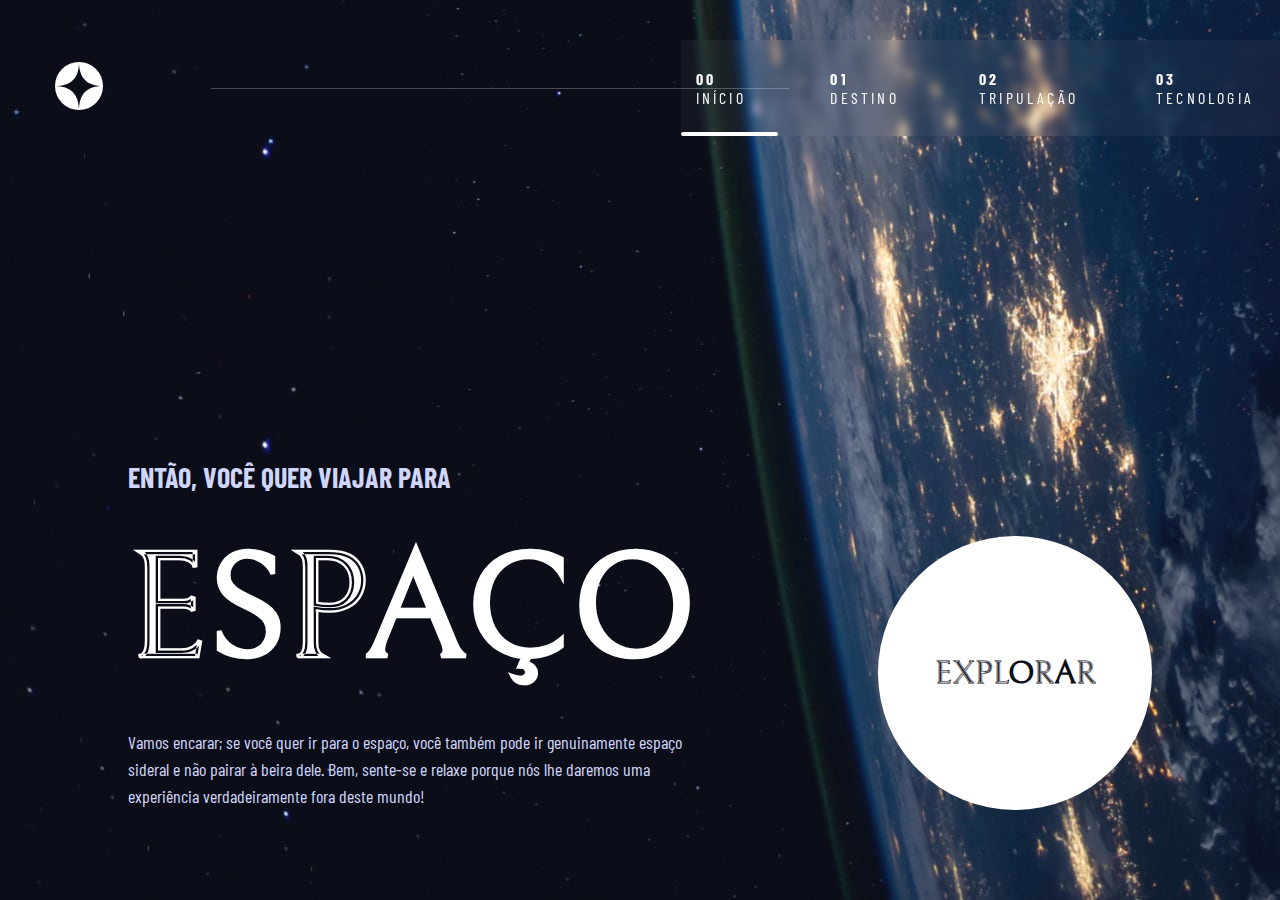
<file: index.html>
<!DOCTYPE html>
<html lang="pt-br">

<head>
    <meta charset="UTF-8">
    <meta http-equiv="X-UA-Compatible" content="IE=edge">
    <meta name="viewport" content="width=device-width, initial-scale=1.0">
    <link rel="shortcut icon" href="assets/images/logo.svg" type="image/x-icon">
    <!-- <link rel="stylesheet" href="/assets/styles/_reset.css">
    <link rel="stylesheet" href="/assets/styles/style.css"> -->
    <link rel="stylesheet" href="assets/styles/base.css">
    <link rel="stylesheet" href="assets/styles/inicio/fundo-inicio.css">
    <title>Turismo Espacial</title>
</head>

<body>
    <header class="cabecalho">
        <div class="cabecalho__logo">
            <img src="starter-code/assets/shared/logo.svg" alt="Logo Turismo Espacial" class="cabecalho__imagem">
        </div>

        <div class="cabecalho__linha"></div>

        <nav class="menu">
            <ul class="menu__lista">
                <li class="menu__item"><a class="menu__link ativo" href="/index.html"><span
                            class="menu__contador">00</span>Início</a></li>
                <li class="menu__item"><a class="menu__link" href="/pages/destinos/index.html"><span
                            class="menu__contador">01</span>Destino</a></li>
                <li class="menu__item"><a class="menu__link" href="/pages/tripulacao/index.html"><span
                            class="menu__contador">02</span>Tripulação</a></li>
                <li class="menu__item"><a class="menu__link" href="#"><span
                            class="menu__contador">03</span>Tecnologia</a>
                </li>
            </ul>
        </nav>
    </header>

    <main class="fundo fundo-inicio">
        <section class="espaco">
            <div class="espaco__wrapper">
                <h2 class="espaco__subtitulo">Então, você quer viajar para</h2>
                <h1 class="espaco__titulo">Espaço</h1>
                <p class="espaco__descricao">Vamos encarar; se você quer ir para o espaço, você também pode ir
                    genuinamente espaço sideral e não pairar à beira dele. Bem, sente-se e relaxe porque nós lhe daremos
                    uma experiência verdadeiramente fora deste mundo!</p>
            </div>
        </section>

        <div class="circulo-explorar">
            <a class="circulo-explorar__link" href="/pages/destinos/index.html">
                <h2 class="circulo-explorar__titulo">Explorar</h2>
            </a>
        </div>
    </main>

    <script src="assets/js/main.js"></script>
</body>

</html>
</file>
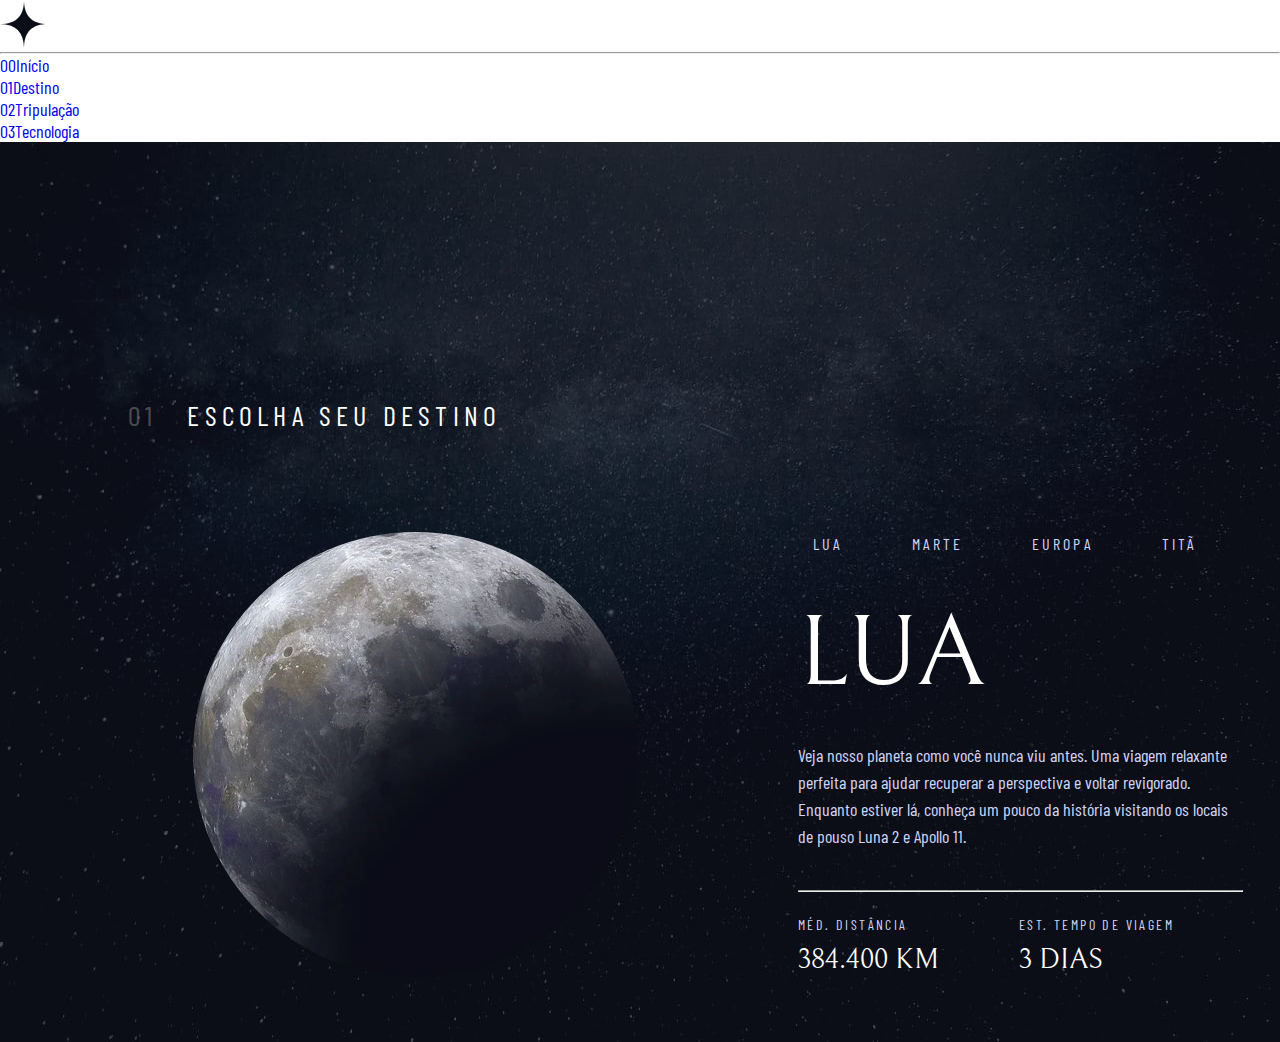
<file: pages/destinos/index.html>
<!DOCTYPE html>
<html lang="pt-br">

<head>
    <meta charset="UTF-8">
    <meta http-equiv="X-UA-Compatible" content="IE=edge">
    <meta name="viewport" content="width=device-width, initial-scale=1.0">
    <link rel="shortcut icon" href="/assets/images/logo.svg" type="image/x-icon">
    <link rel="stylesheet" href="/assets/styles/reset.css">
    <link rel="stylesheet" href="/assets/styles/style.css">
    <title>Destinos Turístico</title>
</head>

<body>
    <header>
        <div class="logo-container">
            <img src="/assets/images/logo.svg" alt="Logo Turismo Espacial">
        </div>
        <hr class="risk-header">
        <nav class="navbar-container">
            <ul class="navbar-wrapper">
                <li><a class="navbar-link" href="../../index.html"><span class="st-link">00</span>Início</a></li>
                <li><a class="navbar-link active" href="index.html"><span class="st-link">01</span>Destino</a></li>
                <li><a class="navbar-link" href="/pages/tripulacao/index.html"><span class="st-link">02</span>Tripulação</a></li>
                <li><a class="navbar-link" href="#"><span class="st-link">03</span>Tecnologia</a></li>
            </ul>
        </nav>
    </header>
    <main class="bg-destination">
        <section class="destination-section">
            <div class="destination-container">
                <h3><span>01</span>Escolha seu destino</h3>
                <div class="destination-wrapper">
                    <div class="destination-aside-img">
                        <img src="/assets/images/destination/image-moon.webp" alt="Lua">
                    </div>

                    <div class="destination-aside">
                        <nav class="nav-control-destination">
                            <ul class="nav-group-destination">
                                <li><a class="nav-link-destination active" data-nav="1" ref="#">Lua</a></li>
                                <li><a class="nav-link-destination" data-nav="2" href="#">Marte</a></li>
                                <li><a class="nav-link-destination" data-nav="3" href="#">Europa</a></li>
                                <li><a class="nav-link-destination" data-nav="4" href="#">Titã</a></li>
                            </ul>
                        </nav>

                        <ul class="destination-aside-items">
                            <li class="destination-aside-card box1">
                                <h2 class="destination-items-title">Lua</h2>
                                <div>
                                    <p class="destination-items-description">
                                        Veja nosso planeta como você nunca viu antes. Uma viagem relaxante perfeita para
                                        ajudar
                                        recuperar a perspectiva e voltar revigorado. Enquanto estiver lá, conheça um pouco
                                        da
                                        história visitando os locais de pouso Luna 2 e Apollo 11.
                                    </p>
                                </div>
                                <hr class="risk-header">
                                <div class="destination-info-container">
                                    <div class="destination-info-wrapper">
                                        <div class="destination-info-items">
                                            <span>Méd. distância</span>
                                            <p>384.400 KM</p>
                                        </div>
                                    </div>
                                    <div class="destination-info-wrapper">
                                        <div class="destination-info-items">
                                            <span>Est. tempo de viagem</span>
                                            <p>3 dias</p>
                                        </div>
                                    </div>
                                </div>
                            </li>

                            <li class="destination-aside-card box2">
                                <h2 class="destination-items-title">Marte</h2>
                                <p class="destination-items-description">
                                    Não se esqueça de levar suas botas de caminhada. Você precisará deles para enfrentar
                                    o Monte Olimpo, a montanha planetária mais alta do nosso sistema solar. São duas
                                    vezes e meia do tamanho do Everest!
                                </p>
                                <hr class="risk-header">
                                <div class="destination-info-container">
                                    <div class="destination-info-wrapper">
                                        <div class="destination-info-items">
                                            <span>Méd. distância</span>
                                            <p>225 MIL. KM</p>
                                        </div>
                                    </div>
                                    <div class="destination-info-wrapper">
                                        <div class="destination-info-items">
                                            <span>Est. tempo de viagem</span>
                                            <p>9 meses</p>
                                        </div>
                                    </div>
                                </div>
                            </li>

                            <li class="destination-aside-card box3">
                                <h2 class="destination-items-title">Europa</h2>
                                <p class="destination-items-description">
                                    A menor das quatro luas galileanas que orbitam Júpiter, Europa é uma
                                    o sonho do amante de inverno. Com uma superfície gelada, é perfeito para um pouco de
                                    patinação no gelo, curling, hóquei ou simples relaxamento em seu confortável
                                    cabana invernal.
                                </p>
                                <hr class="risk-header">
                                <div class="destination-info-container">
                                    <div class="destination-info-wrapper">
                                        <div class="destination-info-items">
                                            <span>Méd. distância</span>
                                            <p>628 MIL. KM</p>
                                        </div>
                                    </div>
                                    <div class="destination-info-wrapper">
                                        <div class="destination-info-items">
                                            <span>Est. tempo de viagem</span>
                                            <p>3 anos</p>
                                        </div>
                                    </div>
                                </div>
                            </li>

                            <li class="destination-aside-card box4">
                                <h2 class="destination-items-title">Titã</h2>
                                <p class="destination-items-description">
                                    A única lua conhecida por ter uma atmosfera densa além da Terra, Titã
                                    é um lar longe de casa (apenas algumas centenas de graus mais frio!). Como um
                                    bônus, você obtém vistas impressionantes dos anéis de Saturno.
                                </p>
                                <hr class="risk-header">
                                <div class="destination-info-container">
                                    <div class="destination-info-wrapper">
                                        <div class="destination-info-items">
                                            <span>Méd. distância</span>
                                            <p>1.6 BIL. KM</p>
                                        </div>
                                    </div>
                                    <div class="destination-info-wrapper">
                                        <div class="destination-info-items">
                                            <span>Est. tempo de viagem</span>
                                            <p>7 anos</p>
                                        </div>
                                    </div>
                                </div>
                            </li>
                        </ul>

                    </div>
                </div>
            </div>
        </section>
    </main>

    <script src="/assets/js/main.js"></script>
</body>

</html>
</file>
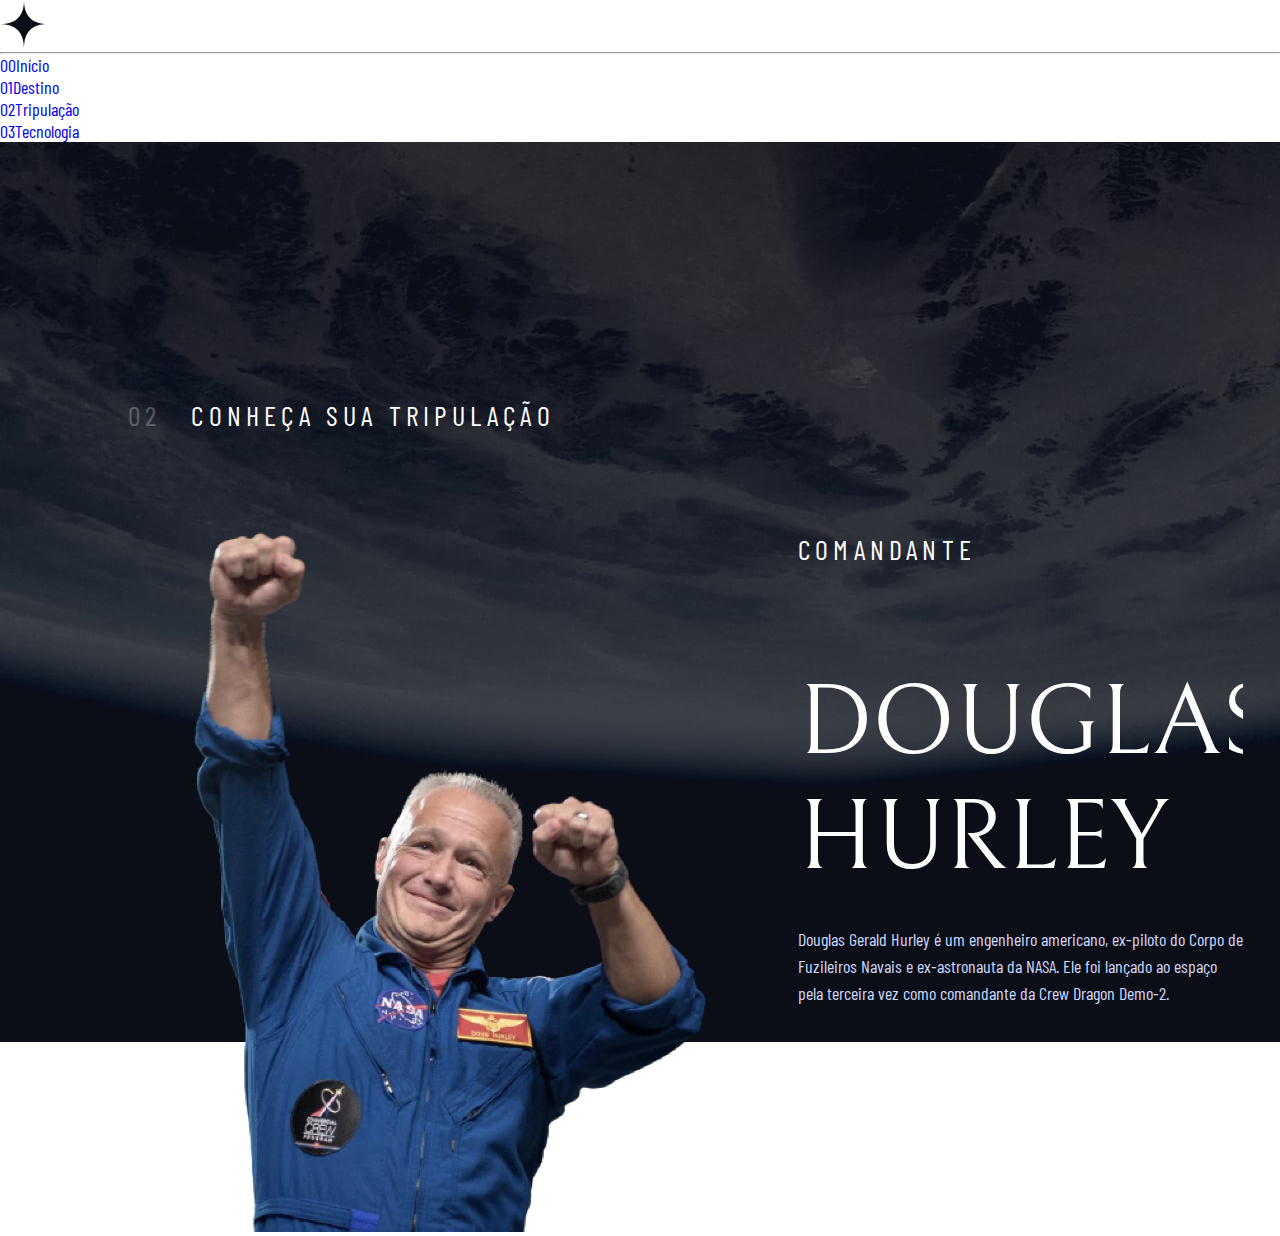
<file: pages/tripulacao/index.html>
<!DOCTYPE html>
<html lang="pt-br">

<head>
    <meta charset="UTF-8">
    <meta http-equiv="X-UA-Compatible" content="IE=edge">
    <meta name="viewport" content="width=device-width, initial-scale=1.0">
    <link rel="shortcut icon" href="/assets/images/logo.svg" type="image/x-icon">
    <link rel="stylesheet" href="/assets/styles/reset.css">
    <link rel="stylesheet" href="/assets/styles/style.css">
    <title>Destinos Turístico</title>
</head>

<body>
    <header>
        <div class="logo-container">
            <img src="/assets/images/logo.svg" alt="Logo Turismo Espacial">
        </div>
        <hr class="risk-header">
        <nav class="navbar-container">
            <ul class="navbar-wrapper">
                <li><a class="navbar-link" href="../../index.html"><span class="st-link">00</span>Início</a></li>
                <li><a class="navbar-link" href="/pages/destinos/index.html"><span class="st-link">01</span>Destino</a>
                </li>
                <li><a class="navbar-link active" href="index.html"><span class="st-link">02</span>Tripulação</a></li>
                <li><a class="navbar-link" href="#"><span class="st-link">03</span>Tecnologia</a></li>
            </ul>
        </nav>
    </header>

    <main class="bg-crew">
        <section class="destination-section">
            <div class="destination-container">
                <h3><span>02</span>Conheça sua tripulação</h3>

                <div class="destination-wrapper">
                    <div>
                        <img src="/assets/images/crew/image-douglas-hurley.webp" alt="Douglas Hurley">
                    </div>

                    <div class="destination-aside">
                        <ul class="destination-aside-items">
                            <li class="destination-aside-card">
                                <h3>Comandante</h3>
                                <h2 class="destination-items-title">Douglas Hurley</h2>
                                <div>
                                    <p class="destination-items-description">
                                        Douglas Gerald Hurley é um engenheiro americano, ex-piloto do Corpo de
                                        Fuzileiros Navais e ex-astronauta da NASA. Ele foi lançado ao espaço pela
                                        terceira vez como comandante da Crew Dragon Demo-2.
                                    </p>
                                </div>
                            </li>
                        </ul>
                    </div>
                </div>
            </div>

        </section>
    </main>

    <script src="/assets/js/main.js"></script>
</body>

</html>
</file>
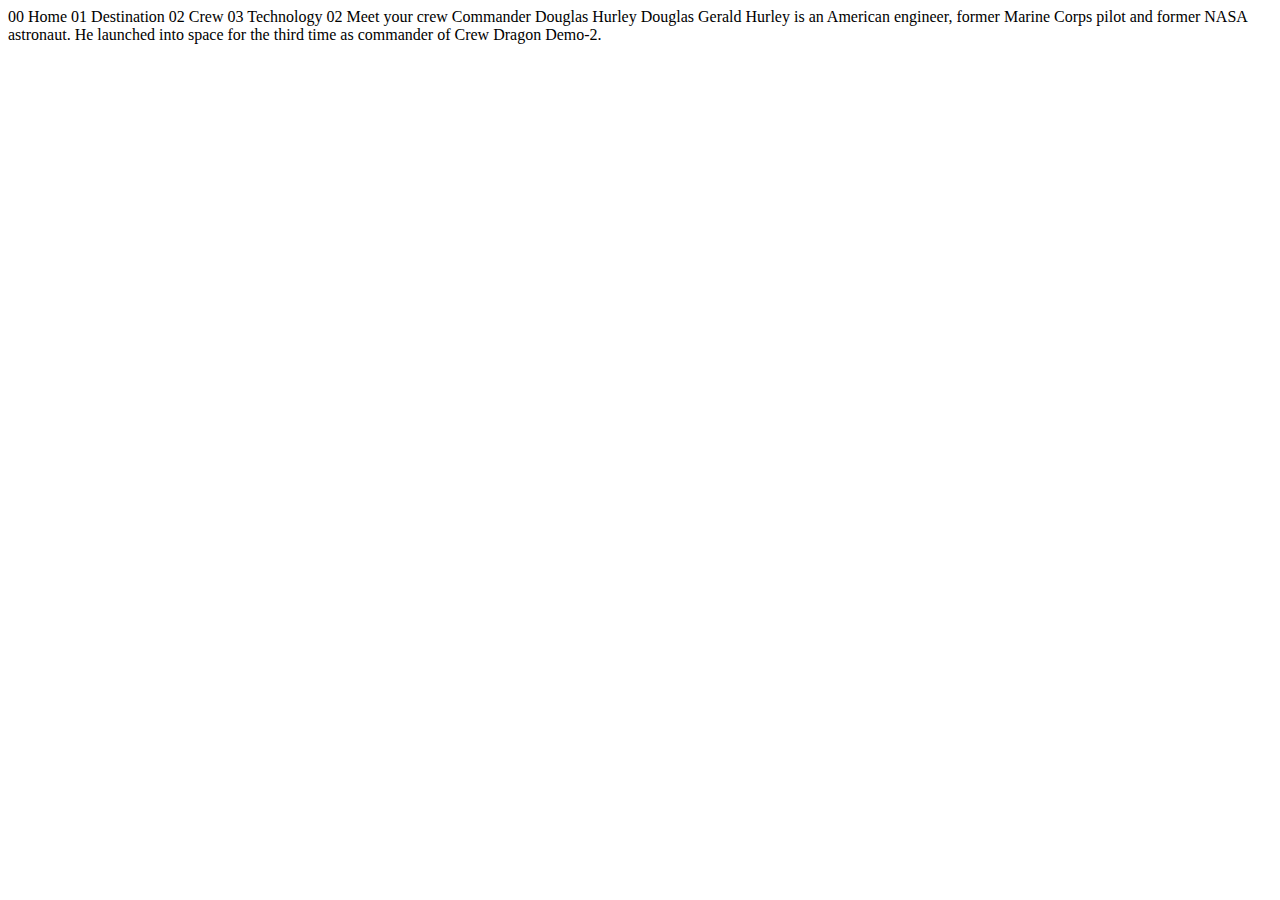
<file: starter-code/crew-commander.html>
<!DOCTYPE html>
<html lang="en">
<head>
  <meta charset="UTF-8">
  <meta name="viewport" content="width=device-width, initial-scale=1.0">

  <link rel="icon" type="image/png" sizes="32x32" href="./assets/favicon-32x32.png">
  
  <title>Frontend Mentor | Space tourism website</title>
</head>
<body>

  00 Home
  01 Destination
  02 Crew
  03 Technology

  02 Meet your crew

  Commander
  Douglas Hurley

  Douglas Gerald Hurley is an American engineer, former Marine Corps pilot 
  and former NASA astronaut. He launched into space for the third time as 
  commander of Crew Dragon Demo-2.
</body>
</html>
</file>
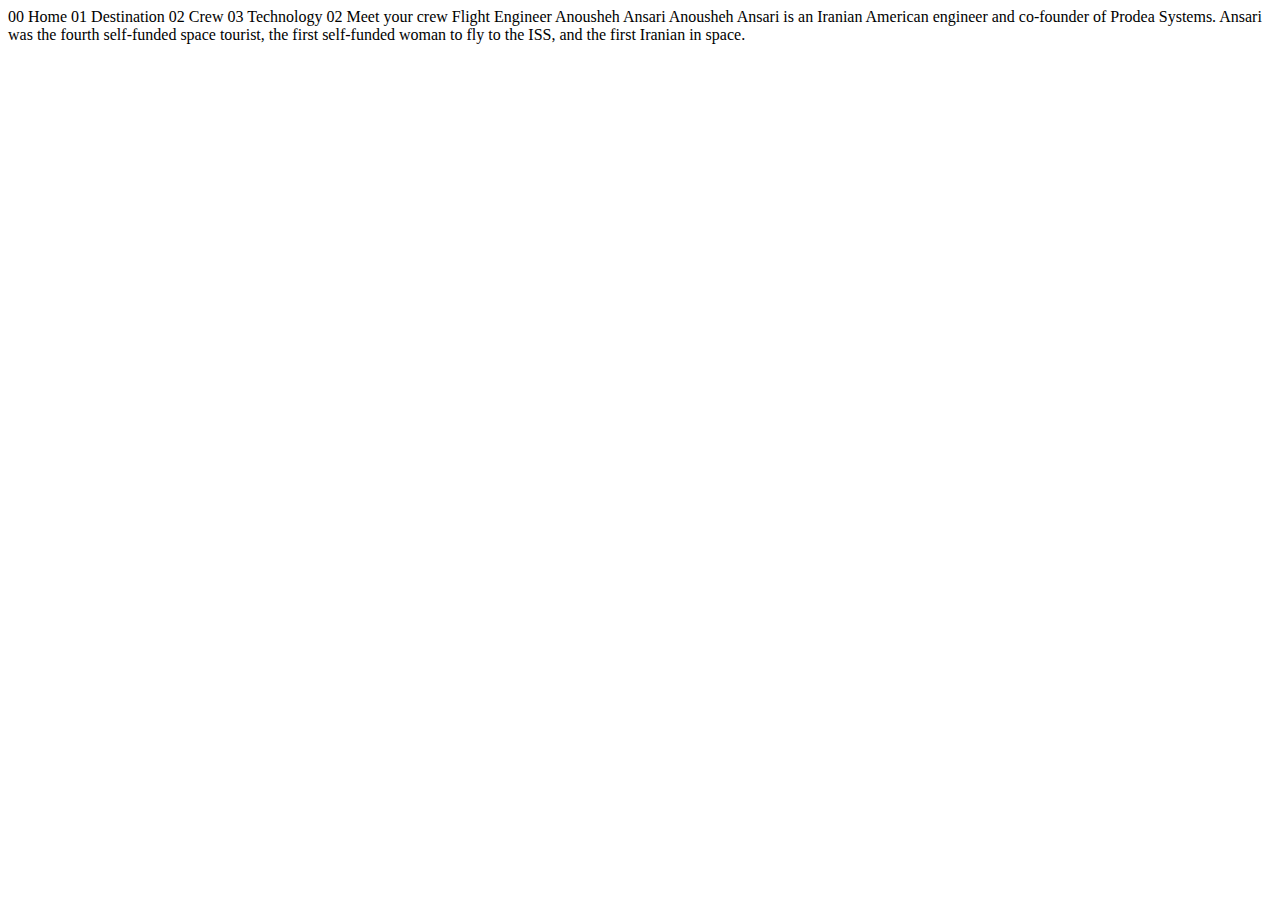
<file: starter-code/crew-engineer.html>
<!DOCTYPE html>
<html lang="en">
<head>
  <meta charset="UTF-8">
  <meta name="viewport" content="width=device-width, initial-scale=1.0">

  <link rel="icon" type="image/png" sizes="32x32" href="./assets/favicon-32x32.png">
  
  <title>Frontend Mentor | Space tourism website</title>
</head>
<body>

  00 Home
  01 Destination
  02 Crew
  03 Technology

  02 Meet your crew

  Flight Engineer
  Anousheh Ansari

  Anousheh Ansari is an Iranian American engineer and co-founder of Prodea Systems. 
  Ansari was the fourth self-funded space tourist, the first self-funded woman to 
  fly to the ISS, and the first Iranian in space. 
</body>
</html>
</file>
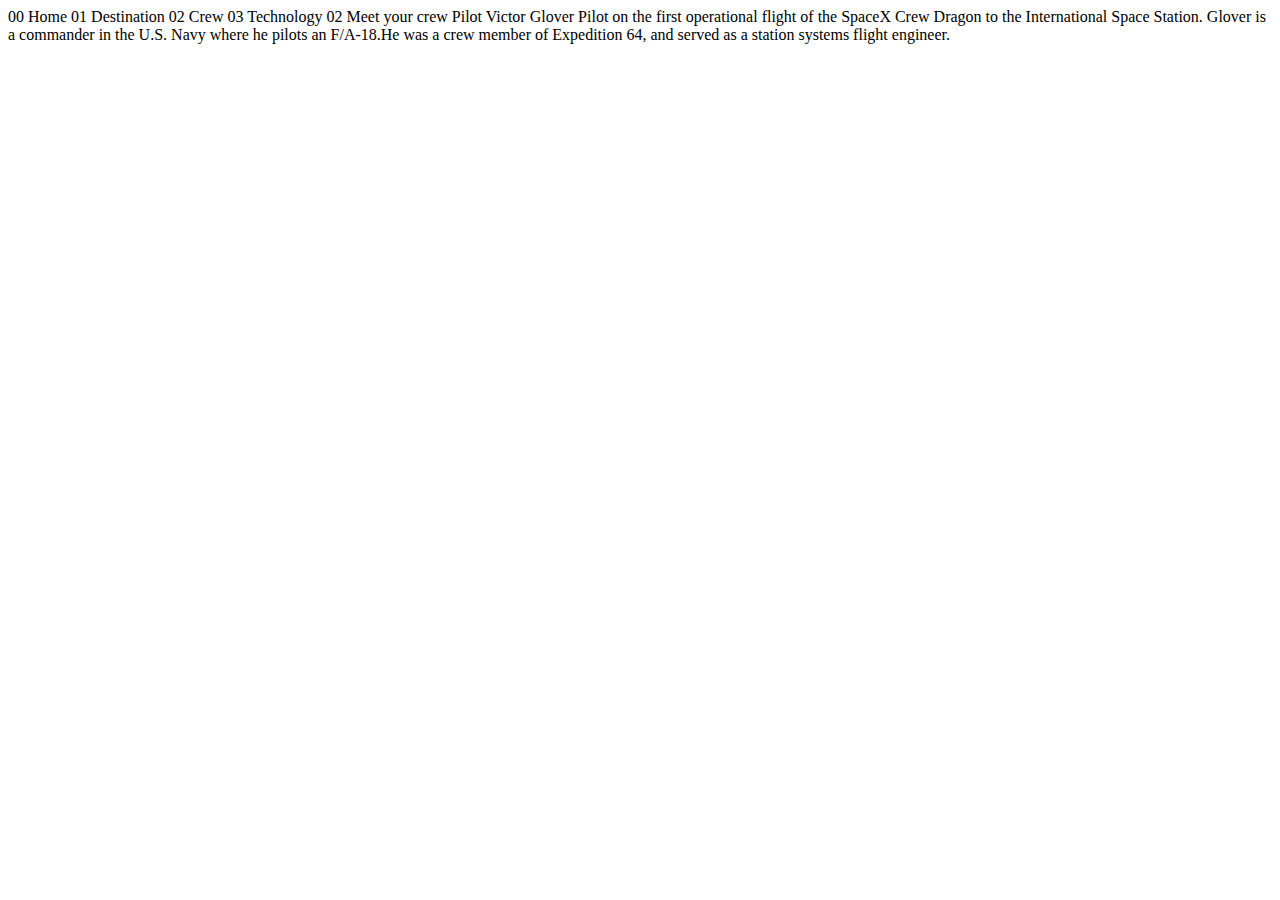
<file: starter-code/crew-pilot.html>
<!DOCTYPE html>
<html lang="en">
<head>
  <meta charset="UTF-8">
  <meta name="viewport" content="width=device-width, initial-scale=1.0">

  <link rel="icon" type="image/png" sizes="32x32" href="./assets/favicon-32x32.png">
  
  <title>Frontend Mentor | Space tourism website</title>
</head>
<body>

  00 Home
  01 Destination
  02 Crew
  03 Technology

  02 Meet your crew

  Pilot
  Victor Glover

  Pilot on the first operational flight of the SpaceX Crew Dragon to the 
  International Space Station. Glover is a commander in the U.S. Navy where 
  he pilots an F/A-18.He was a crew member of Expedition 64, and served as a 
  station systems flight engineer. 
</body>
</html>
</file>
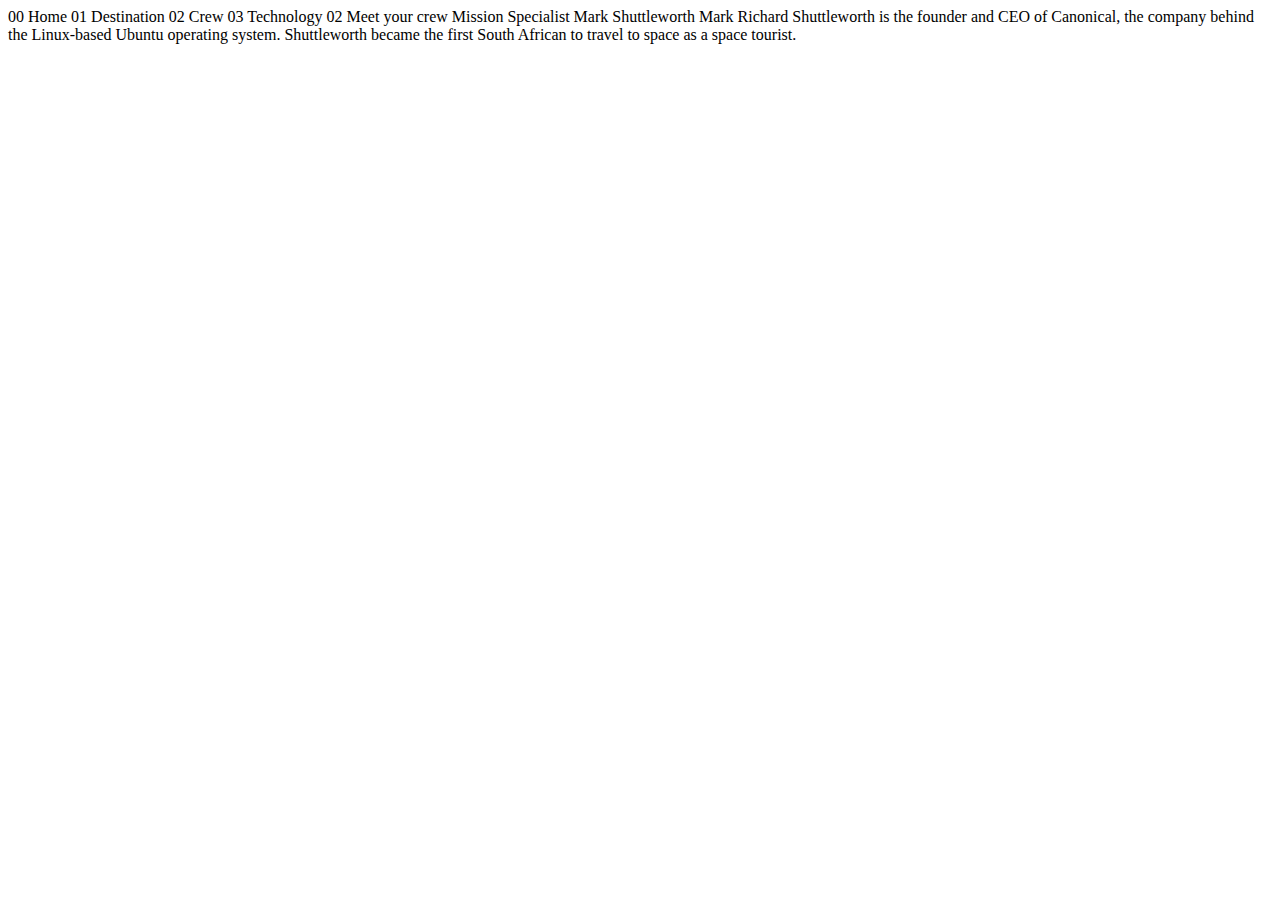
<file: starter-code/crew-specialist.html>
<!DOCTYPE html>
<html lang="en">
<head>
  <meta charset="UTF-8">
  <meta name="viewport" content="width=device-width, initial-scale=1.0">

  <link rel="icon" type="image/png" sizes="32x32" href="./assets/favicon-32x32.png">
  
  <title>Frontend Mentor | Space tourism website</title>
</head>
<body>

  00 Home
  01 Destination
  02 Crew
  03 Technology

  02 Meet your crew

  Mission Specialist
  Mark Shuttleworth

  Mark Richard Shuttleworth is the founder and CEO of Canonical, the company behind 
  the Linux-based Ubuntu operating system. Shuttleworth became the first South 
  African to travel to space as a space tourist.
</body>
</html>
</file>
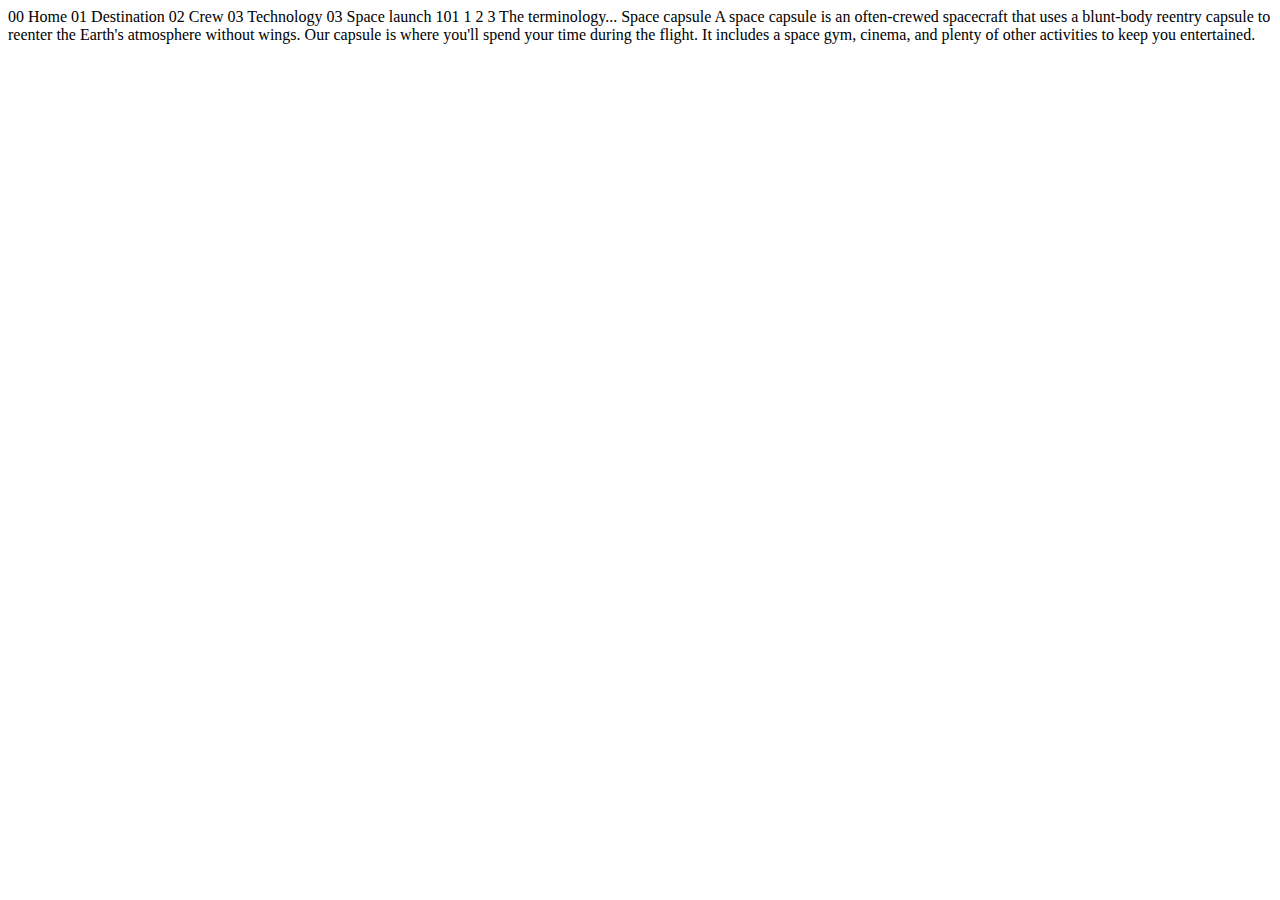
<file: starter-code/technology-capsule.html>
<!DOCTYPE html>
<html lang="en">
<head>
  <meta charset="UTF-8">
  <meta name="viewport" content="width=device-width, initial-scale=1.0">

  <link rel="icon" type="image/png" sizes="32x32" href="./assets/favicon-32x32.png">
  
  <title>Frontend Mentor | Space tourism website</title>
</head>
<body>

  00 Home
  01 Destination
  02 Crew
  03 Technology

  03 Space launch 101

  1
  2
  3

  The terminology...
  Space capsule

  A space capsule is an often-crewed spacecraft that uses a blunt-body reentry 
  capsule to reenter the Earth's atmosphere without wings. Our capsule is where 
  you'll spend your time during the flight. It includes a space gym, cinema, 
  and plenty of other activities to keep you entertained.
</body>
</html>
</file>
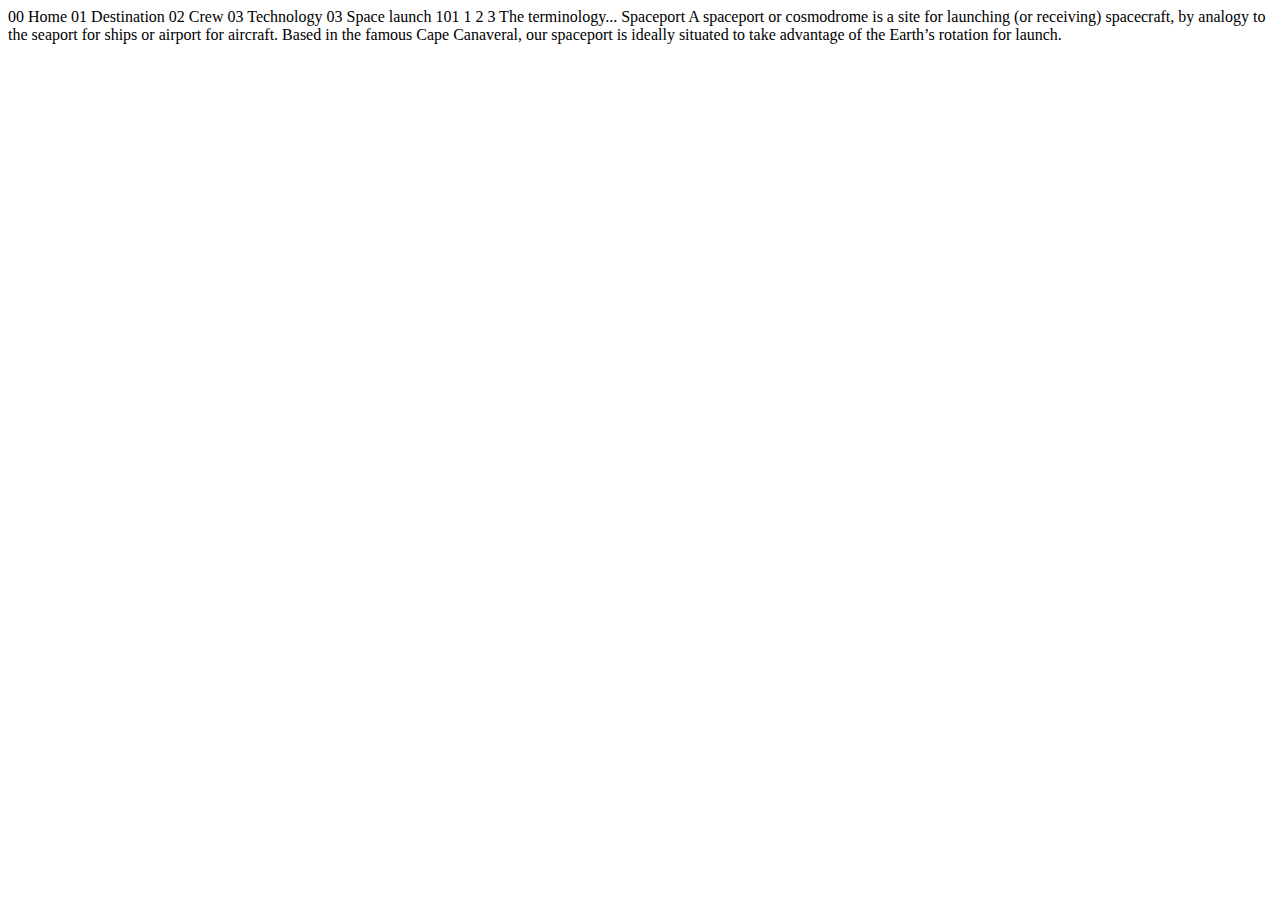
<file: starter-code/technology-spaceport.html>
<!DOCTYPE html>
<html lang="en">
<head>
  <meta charset="UTF-8">
  <meta name="viewport" content="width=device-width, initial-scale=1.0">

  <link rel="icon" type="image/png" sizes="32x32" href="./assets/favicon-32x32.png">
  
  <title>Frontend Mentor | Space tourism website</title>
</head>
<body>

  00 Home
  01 Destination
  02 Crew
  03 Technology

  03 Space launch 101

  1
  2
  3

  The terminology...
  Spaceport

  A spaceport or cosmodrome is a site for launching (or receiving) spacecraft, 
  by analogy to the seaport for ships or airport for aircraft. Based in the 
  famous Cape Canaveral, our spaceport is ideally situated to take advantage 
  of the Earth’s rotation for launch.
</body>
</html>
</file>
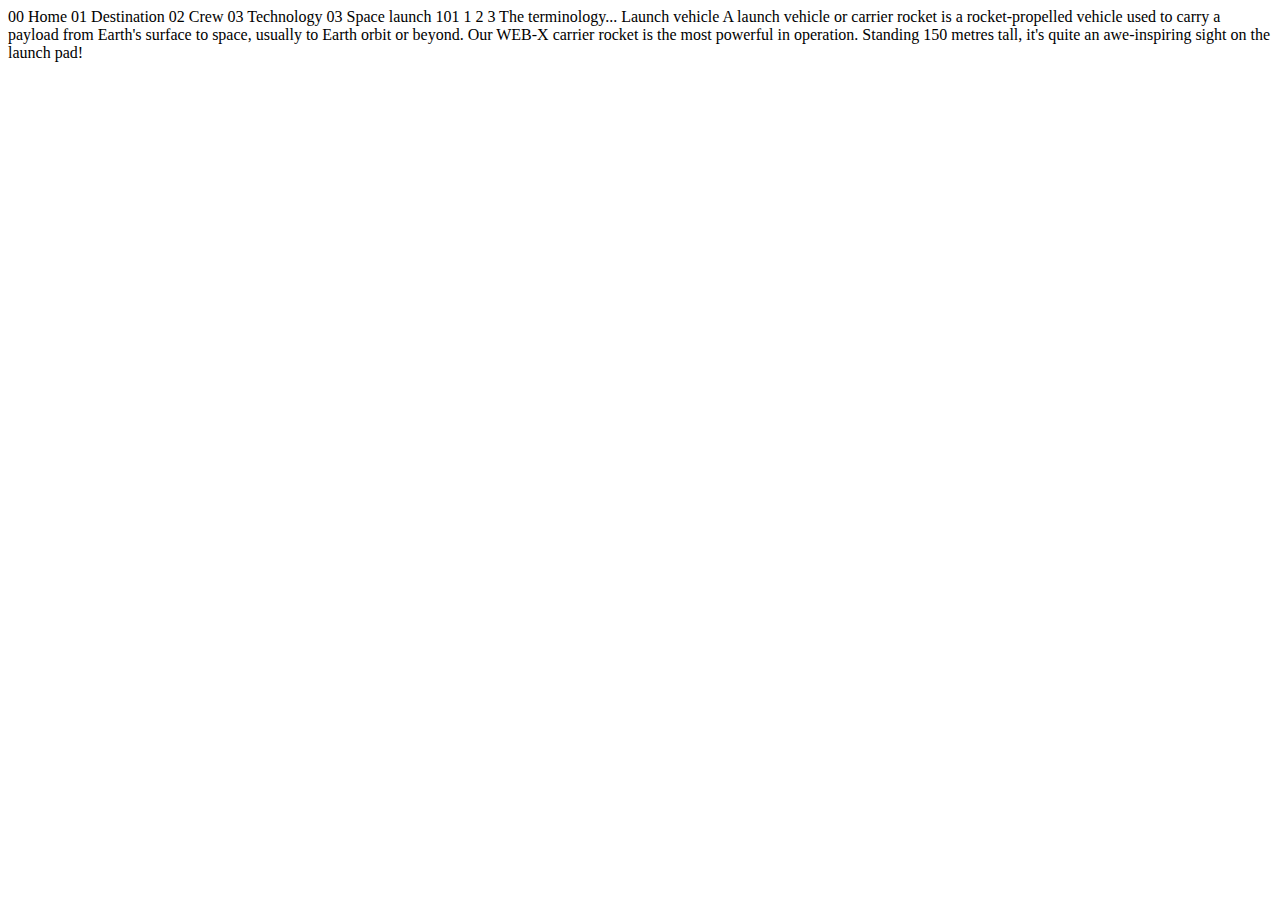
<file: starter-code/technology-vehicle.html>
<!DOCTYPE html>
<html lang="en">
<head>
  <meta charset="UTF-8">
  <meta name="viewport" content="width=device-width, initial-scale=1.0">

  <link rel="icon" type="image/png" sizes="32x32" href="./assets/favicon-32x32.png">
  
  <title>Frontend Mentor | Space tourism website</title>
</head>
<body>

  00 Home
  01 Destination
  02 Crew
  03 Technology

  03 Space launch 101

  1
  2
  3

  The terminology...
  Launch vehicle

  A launch vehicle or carrier rocket is a rocket-propelled vehicle used to carry a 
  payload from Earth's surface to space, usually to Earth orbit or beyond. Our 
  WEB-X carrier rocket is the most powerful in operation. Standing 150 metres tall, 
  it's quite an awe-inspiring sight on the launch pad!
</body>
</html>
</file>
<file: assets/styles/style.css>
@import url('https://fonts.googleapis.com/css2?family=Barlow+Condensed&family=Bellefair&display=swap');

:root {
    /* COLORS */
    --c-dark: #0B0D17;
    --c-blue-light: #D0D6F9;
    --c-white: #FFF;
    /* TYPOGRAPHY */
    --font-sz-1: 150px;
    --font-sz-2: 100px;
    --font-sz-3: 56px;
    --font-sz-4: 32px;
    --font-sz-5: 28px;
    --font-sz-6: 16px;
    --font-sz-7: 14px;
    --font-fm-bellefair: 'Bellefair';
    --font-fm-barlow: 'Barlow Condensed', sans-serif;
}

body {
    font-size: 18px;
    font-family: var(--font-fm-barlow);
    color: var(--c-white);
}

/* ANIMAÇÕES KEYFRAMES */
@keyframes planetGira {
	0% {
        transform: scale(1);
	}
    50% {
        transform: scale(1.03);
    }
    75% {
        transform: scale(1.1);
	}
    100% {
        transform: scale(1);
	} 
}

.menu {
    height: 100%;
    width: 830px;
    backdrop-filter: blur(4px);
    background-color: rgba(255, 255, 255, 0.04);
}

.menu__lista {
    display: flex;
    height: 100%;
    justify-content: center;
    gap: 37px;
}

.menu__item {
    display: inline-flex;
    align-items: center;
    position: relative;
    height: 100%;
}

/* TRAÇO EMBAIXO DO NAVEGAÇÃO */
.menu__lista .menu__link::after, .nav-group-destination a::after {
    content: '';
    display: flex;
    position: absolute;
    bottom: 0;
    width: 100%;
    height: 4px;
    border-radius: 6px;
    left: 0px;
    transition: all 300ms ease-out;
    transform: scale(0, 1);
    transform-origin: center;
    background-color: var(--c-white);
    opacity: 20%;
}

/* HOUVER PARA MOSTAR QUAL ABA ESTÁ PASSANDO O MOUSE */
.menu__link:hover::after, .nav-group-destination a:hover::after {
    transform: scale(1, 1);
}

/* DEIXA ATIVADO A ABA DE NAVEGAÇÃO */
.menu__link.ativo::after {
    transform: scale(1, 1);
    opacity: 1;
}

.menu__link, .nav-link-destination {
    font-size: var(--font-sz-6);
    font-family: var(--font-fm-barlow);
    letter-spacing: .2rem;
    text-transform: uppercase;
    color: var(--c-white);
    cursor: pointer;
    padding: 15px;
}

.nav-link-destination {
    color: var(--c-blue-light);
}

.menu__contador {
    display: inline-block;
    font-weight: bold;
    margin-right: 12px;
}

.fundo-inicio, .bg-destination, .bg-crew  {
    width: 100%;
    height: 100vh;
    background-image: url(/assets/images/home/background-home-desktop.jpg);
    background-position: center;
    background-repeat: no-repeat;
    background-size: cover;
}

.bg-destination {
    background-image: url(/assets/images/destination/background-destination-desktop.jpg);
}

.bg-crew {
    background-image: url(/assets/images/crew/background-crew-desktop.jpg);
}

/* Section Space */
.espaco {
    height: 350px;
    max-width: 580px;
    position: absolute;
    bottom: 10%;
    left: 10%;
}

.espaco__wrapper {
    display: flex;
    height: 100%;
    flex-direction: column;
    justify-content: space-between;
}

.espaco__titulo, .destination-items-title {
    font-size: var(--font-sz-1);
    font-family: var(--font-fm-bellefair);
    text-transform: uppercase;
}

.destination-items-title {
    font-size: var(--font-sz-2);
    margin: 30px 0;
}

.espaco__subtitulo {
    font-size: var(--font-sz-5);
    text-transform: uppercase;
    color: var(--c-blue-light);
}

.espaco__descricao, .destination-items-description {
    font-weight: normal;
    line-height: 1.5;
    word-wrap: break-word;
    color: var(--c-blue-light);
}


/* Circle Explore Home */
.circulo-explorar {
    display: flex;
    justify-content: center;
    align-items: center;
    position: absolute;
    bottom: 10%;
    right: 10%;
    width: 274px;
    height: 274px;
    border-radius: 50%;
    background-color: var(--c-white);
    cursor: pointer;
}

.circulo-explorar:active {
   box-shadow: 0px 0px 0px 60px rgba(255, 255, 255, 0.1);
   transition: all 0.15s;
}

.circulo-explorar__link {
    padding: 50px 30px;
}

.circulo-explorar__titulo {
    font-size: var(--font-sz-4);
    font-family: var(--font-fm-bellefair);
    color: var(--c-dark);
    text-transform: uppercase;
}

/* PAGE Destination */
.destination-container {
    width: 100%;
    height: 100%;
    padding: 20% 10% 0px;
}

.destination-container h3 {
    font-size: var(--font-sz-5);
    letter-spacing: 0.325rem;
    text-transform: uppercase;
    margin-bottom: 100px;
}

.destination-container h3 span {
    margin-right: 30px;
    opacity: 25%;
}

.destination-wrapper {
    display: grid;
    width: 100%;
    grid-template-columns: repeat(2, 445px);
    gap: 160px;
    padding-left: 65px;
}

.destination-aside-img img {
    display: block;
    width: 100%;
    height: auto;
    object-position: center;
    object-fit: cover;
    animation: planetGira 10s linear infinite;
}

.destination-aside {
    display: flex;
    flex-direction: column;
}

.nav-group-destination {
    display: inline-flex;
    height: 35px;
    gap: 38px;
}

.destination-aside-items {
    display: flex;
    flex-direction: row;
    width: 100%;
    height: 100%;   
    overflow: hidden;
    gap: 30px;
}

.destination-aside-items .risk-header {
    position: relative;
    width: 100%;
    margin: 40px 0 20px;
    left: 0px;
}


.destination-info-container {
    display: flex;
    gap: 80px;
}

.destination-info-items span {
    font-size: var(--font-sz-7);
    text-transform: uppercase;
    letter-spacing: .15rem;
    color: var(--c-blue-light);
}

.destination-info-items p {
    font-size: var(--font-sz-5);
    font-family: var(--font-fm-bellefair);
    text-transform: uppercase;
    margin-top: 10px;
    color: var(--c-white);
}

.destination-items-description {
    width: 445px;
}
</file>
<file: assets/styles/inicio/fundo-inicio.css>
/* LINKS CSS */
@import url(espaco/espaco.css);
@import url(circulo-explorar/circulo-explorar.css);


.fundo-inicio {
    background-image: url(/assets/images/home/background-home-desktop.jpg);
}
</file>
<file: assets/styles/base.css>
@import url(_reset.css);
@import url(_variaveis.css);

body {
    font-size: 18px;
    font-family: var(--f-family-barlow);
    color: var(--c-white);
}

/* NAVBAR HEADER */
.cabecalho {
    display: inline-flex;
    justify-content: space-between;
    align-items: center;
    position: fixed;
    top: 40px;
    width: 100%;
    height: 96px;
    /* margin-left: 55px; */
    padding-left: 55px;
}

.cabecalho__logo {
    position: relative;
}

.cabecalho__linha {
    width: 800px;
    height: 1px;
    position: relative;
    left: 108px;
    background-color: var(--c-white);
    opacity: 25.15%;
    z-index: 100;
}

.menu {
    height: 100%;
    width: 830px;
    backdrop-filter: blur(4px);
    background-color: rgba(255, 255, 255, 0.04);
}

.menu__lista {
    display: flex;
    height: 100%;
    justify-content: center;
    gap: 37px;
}

.menu__item {
    display: inline-flex;
    align-items: center;
    position: relative;
    height: 100%;
}

.menu__contador {
    display: inline-block;
    font-weight: bold;
    margin-right: 12px;
}

/* TRAÇO EMBAIXO DO NAVEGAÇÃO */
.menu__lista .menu__link::after {
    content: '';
    display: flex;
    position: absolute;
    bottom: 0;
    width: 100%;
    height: 4px;
    border-radius: 6px;
    left: 0px;
    transition: all 300ms ease-out;
    transform: scale(0, 1);
    transform-origin: center;
    background-color: var(--c-white);
    opacity: 20%;
}

/* HOUVER PARA MOSTAR QUAL ABA ESTÁ PASSANDO O MOUSE */
.menu__link:hover::after {
    transform: scale(1, 1);
}

/* DEIXA ATIVADO A ABA DE NAVEGAÇÃO */
.menu__link.ativo::after {
    transform: scale(1, 1);
    opacity: 1;
}

.menu__link {
    font-size: var(--f-size-6);
    font-family: var(--f-family-barlow);
    letter-spacing: .2rem;
    text-transform: uppercase;
    color: var(--c-white);
    cursor: pointer;
    padding: 15px;
}

.fundo {
    width: 100%;
    height: 100vh;
    background-position: center;
    background-repeat: no-repeat;
    background-size: cover;
}
</file>
